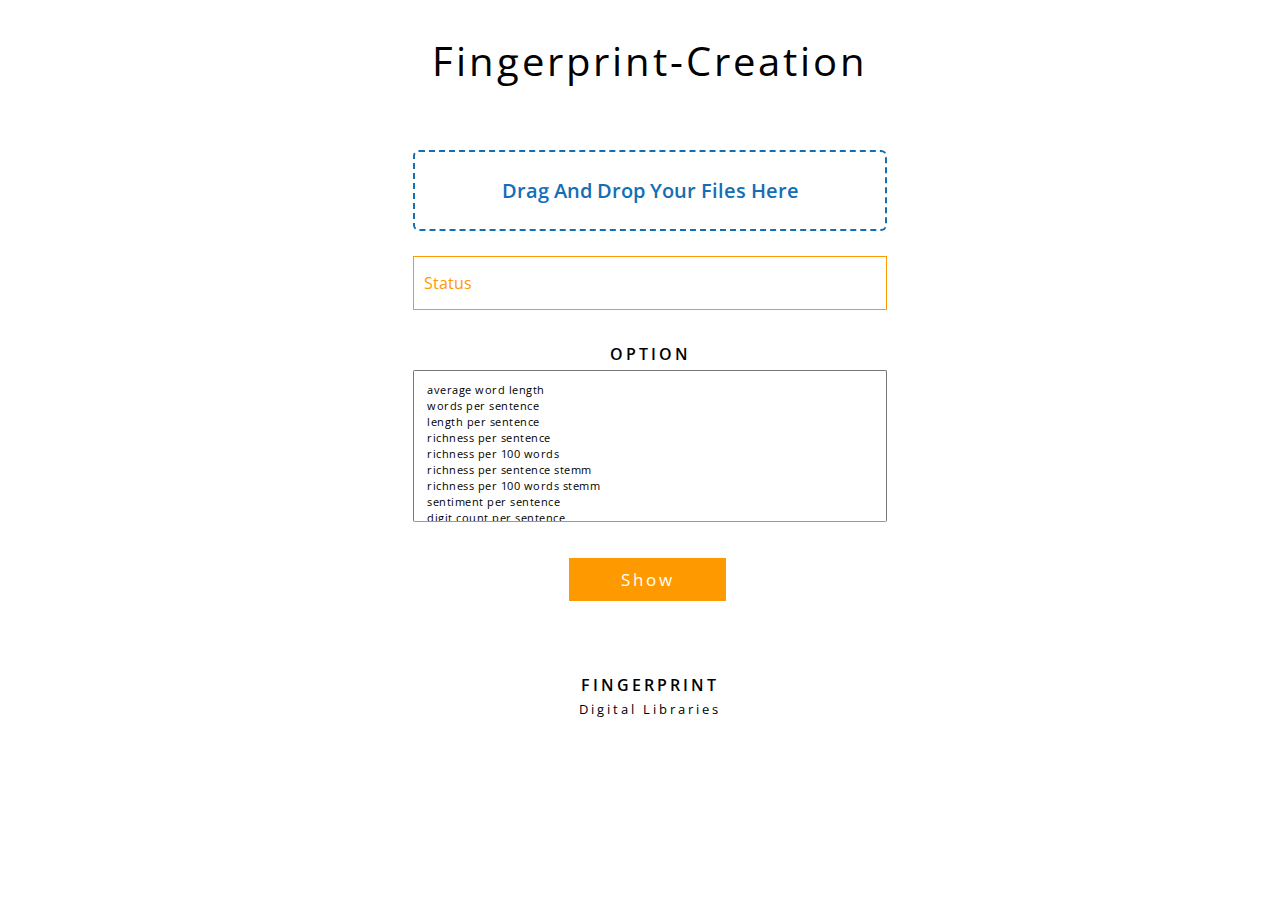
<file: index.html>
<!DOCTYPE html>
<html lang="de">
  <head>
    <meta charset="utf-8">
    <title>Fingerprint</title>
    <meta name="viewport" content="width=device-width, initial-scale=1.0">
    
    <!--Authors-->
    <meta http-equiv="author" content="The Incredibles"/>
    <!--Authors END-->

    <!--prevent Browser from caching-->
    <meta http-equiv="pragma" content="no-cache"/>
    <!--prevent Browser from caching END-->
    
    <!-- Bootstrap-Grid Library -->
    <link rel="stylesheet" href="css/bootstrap.css" type="text/css" media="all"/>
    <!-- Bootstrap-Grid Library END-->

    <!-- Google Font -->
    <link rel="preconnect" href="https://fonts.gstatic.com">
    <link href="https://fonts.googleapis.com/css2?family=Open+Sans:ital,wght@0,300;0,400;0,600;0,700;0,800;1,300;1,400;1,600;1,700;1,800&display=swap" rel="stylesheet">
    <!-- Google Font END-->

    <!-- css style -->
    <link rel="stylesheet" href="css/style.css" media="all" />
    <link rel="stylesheet" href="css/slick.css" media="all" />
    <link rel="stylesheet" href="css/slick-theme.css" media="all" />
    <!-- css style END-->
    
    <!-- d3 JS-->
    <script src="https://d3js.org/d3.v4.js"></script>
    <!-- d3 JS END-->
  </head>
  <body>
  <h1>Fingerprint-Creation</h1>

  <div class="main">
	<h2>&nbsp;</h2>
	<div>
		<div>

			<form method="POST" action="" enctype="multipart/form-data" ><!--onclick="">-->
				<input type="hidden" id="MAX_FILE_SIZE" name="MAX_FILE_SIZE" value="300000" />
					<div class="manual">
					<!--<input type="submit" class="choose" value="Browse">
					<h3>OR</h3> -->
						<input id="fileselection" type="file" name="filename" multiple="multiple" />
						<div id="file">Drag And Drop Your Files Here</div>
							<div id="status-messages">
								<h4 id="status">Status</h4>
							</div>
					</div>
          <div>
            <label>Option</label>
            <div>
              <select name="calculation" size="8" multiple="multiple">
                  <option value="1">average word length</option>
                  <option value="2">words per sentence</option>
                  <option value="3">length per sentence</option>
                  <option value="4">richness per sentence</option>
                  <option value="5">richness per 100 words</option>
                  <option value="6">richness per sentence stemm</option>
                  <option value="7">richness per 100 words stemm</option>
                  <option value="8">sentiment per sentence</option>
                  <option value="9">digit count per sentence</option>
                </select>
            </div>
          </div>
          <div>
            <div class="clear"></div>
          </div>
					<div>
						<div>
							<input type="submit" name="test_post" value="Show"  /><!--name="submit" value="Show">-->
						</div>
						<div class="clear"> </div>
					</div>
			</form>

		</div>
		<div class="clear"></div>
	</div>
</div>

<div class="container">
  <div class="row">
    <!-- Insert-Results -->

	<!-- Insert-Results END-->
  </div>
  <div class="clear"></div>
</div>

<div class="footer">
  <label>Fingerprint</label>
	<p>Digital Libraries</p>
</div>

<!-- js files -->
<!-- ================================================== -->
<!-- Placed at the end of the document so the page loads faster -->
<!-- own JS-->
<script type="text/javascript" src="./js/drag-and-drop.js"></script>
<!-- own JS END-->

<!-- P5 Library -->
<script src="./js/p5.js"> </script>
<!-- P5 Library END-->

<!-- jQuery Library -->
<script src="./js/jquery.min.js"> </script>
<!-- jQuery Library END-->

<!-- bootstrap-grid Library -->
<script src="./js/bootstrap.min.js"></script>
<!-- bootstrap-grid Library END-->

<!-- Load d3 color palettes -->
<script src="https://d3js.org/d3-scale-chromatic.v1.min.js"></script>
<!-- Load d3 color palettes END-->

<!-- Load slack -->
<script src="./js/slick.js"></script>
<script src="./js/slick-image-loading.js"></script>
<!-- Load slack END-->



  </body>
</html>
</file>
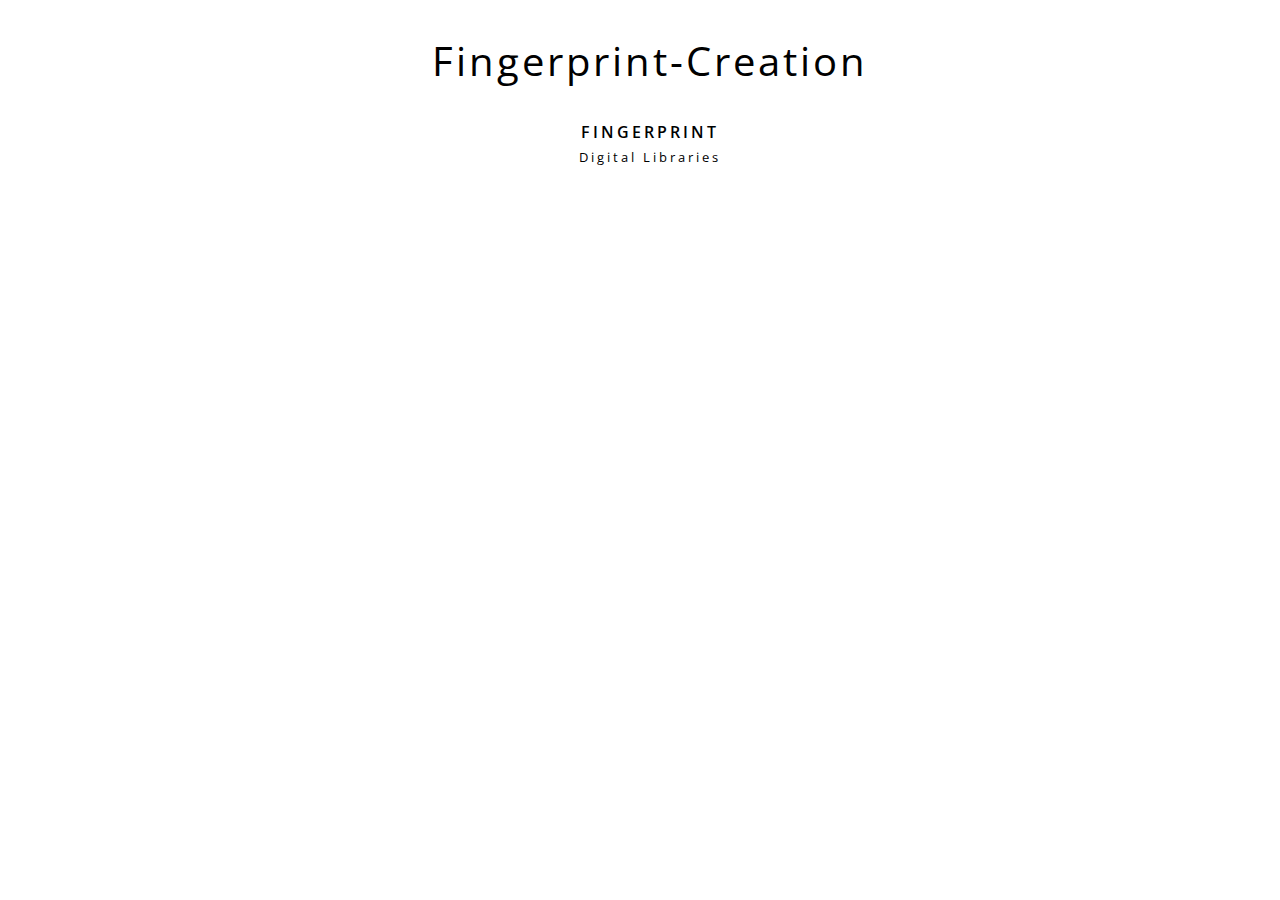
<file: result.html>
<!DOCTYPE html>
<html lang="de">
  <head>
    <meta charset="utf-8">
    <title>Fingerprint</title>
    <meta name="viewport" content="width=device-width, initial-scale=1.0">

    <!--Authors-->
    <meta http-equiv="author" content="The Incredibles"/>
    <!--Authors END-->

    <!--prevent Browser from caching-->
    <meta http-equiv="pragma" content="no-cache"/>
    <!--prevent Browser from caching END-->

    <!-- Bootstrap-Grid Library -->
    <link rel="stylesheet" href="css/bootstrap.css" type="text/css" media="all"/>
    <!-- Bootstrap-Grid Library END-->

    <!-- Google Font -->
    <link rel="preconnect" href="https://fonts.gstatic.com">
    <link href="https://fonts.googleapis.com/css2?family=Open+Sans:ital,wght@0,300;0,400;0,600;0,700;0,800;1,300;1,400;1,600;1,700;1,800&display=swap" rel="stylesheet">
    <!-- Google Font END-->

    <!-- css style -->
    <link rel="stylesheet" href="css/style.css" media="all" />
    <link rel="stylesheet" href="css/slick.css" media="all" />
    <link rel="stylesheet" href="css/slick-theme.css" media="all" />
    <!-- css style END-->

    <!-- d3 JS-->
    <script src="https://d3js.org/d3.v4.js"></script>
    <!-- d3 JS END-->
  </head>
  <body>
  <h1>Fingerprint-Creation</h1>

</div>

<div class="container">
  <div class="row">
    <!-- Insert-Results -->
  </div>
  <div class="clear"></div>
</div>

<div class="footer">
  <label>Fingerprint</label>
	<p>Digital Libraries</p>
</div>

<!-- js files -->
<!-- ================================================== -->
<!-- Placed at the end of the document so the page loads faster -->
<!-- own JS-->
<script type="text/javascript" src="./js/drag-and-drop.js"></script>
<!-- own JS END-->

<!-- P5 Library -->
<script src="./js/p5.js"> </script>
<!-- P5 Library END-->

<!-- jQuery Library -->
<script src="./js/jquery.min.js"> </script>
<!-- jQuery Library END-->

<!-- bootstrap-grid Library -->
<script src="./js/bootstrap.min.js"></script>
<!-- bootstrap-grid Library END-->

<!-- Load d3 color palettes -->
<script src="https://d3js.org/d3-scale-chromatic.v1.min.js"></script>
<!-- Load d3 color palettes END-->

<!-- Load slack -->
<script src="./js/slick.js"></script>
<script src="./js/slick-image-loading.js"></script>
<!-- Load slack END-->



  </body>
</html>
</file>
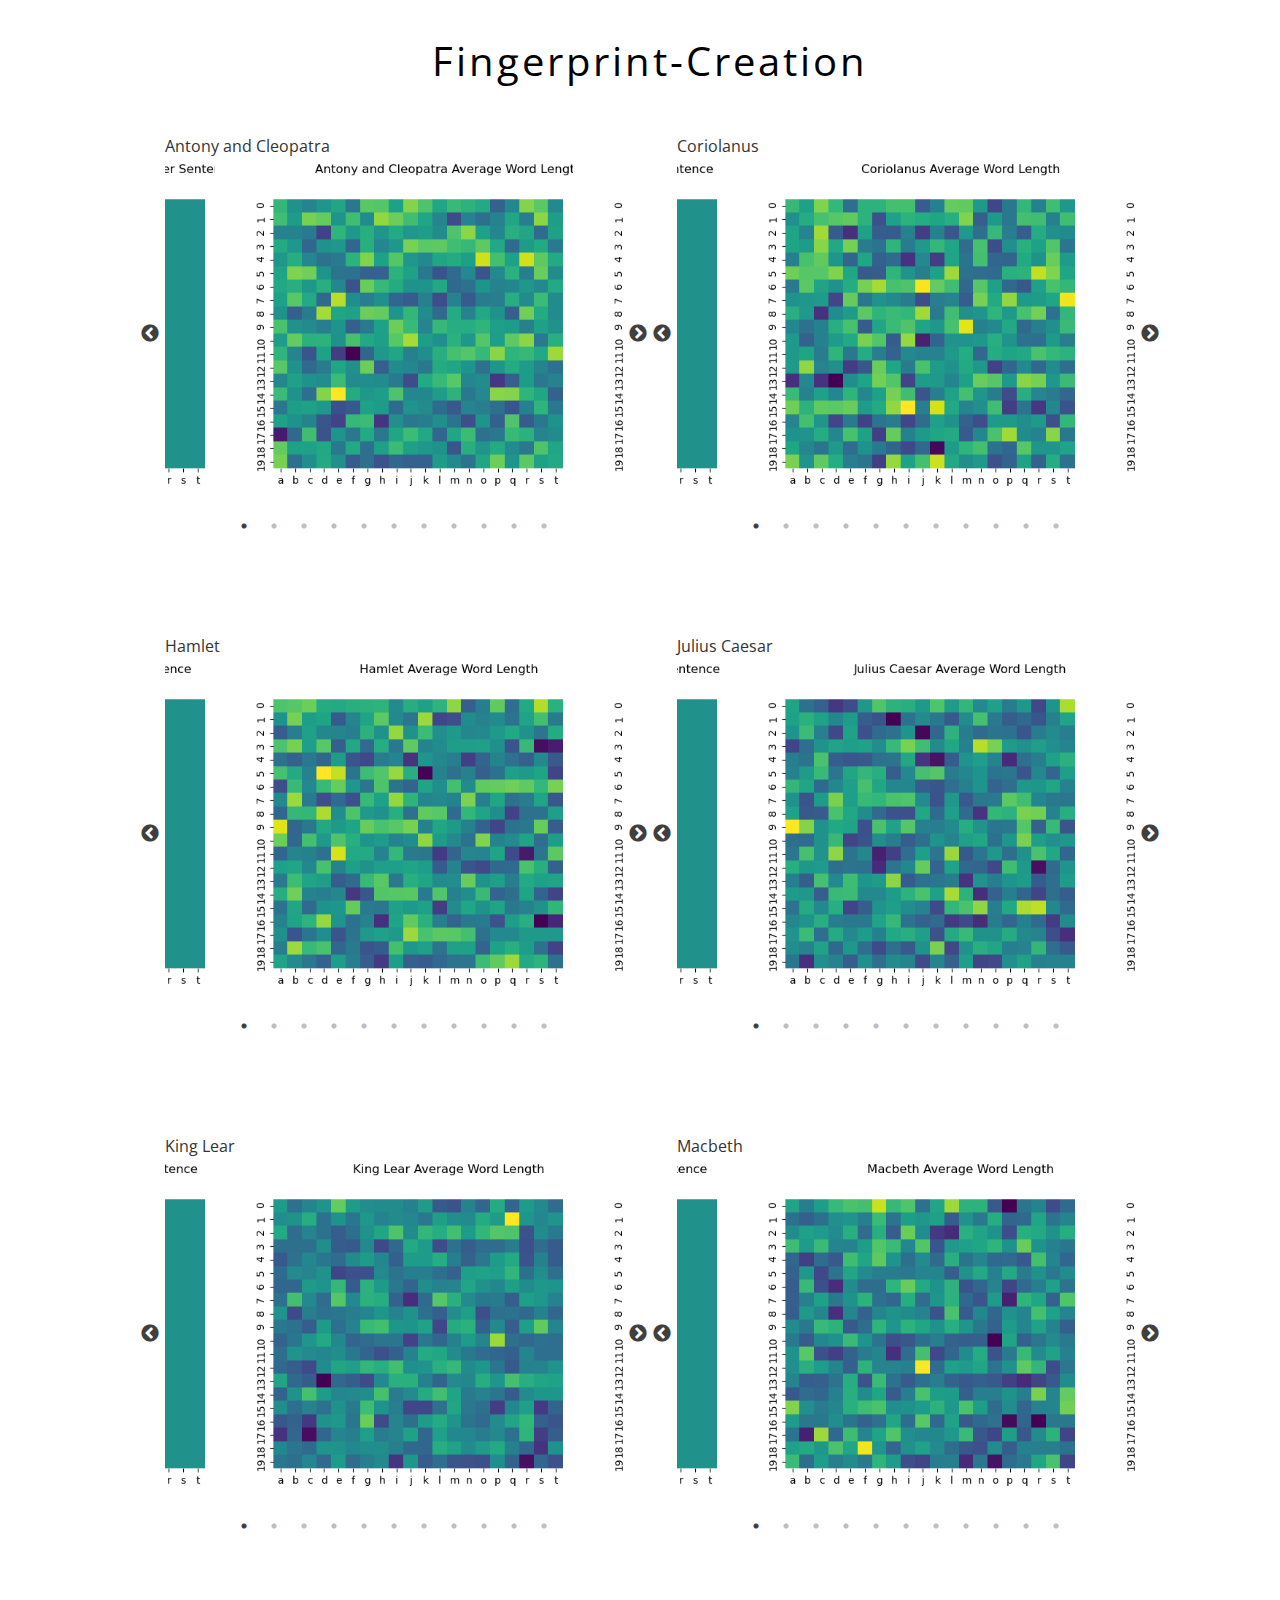
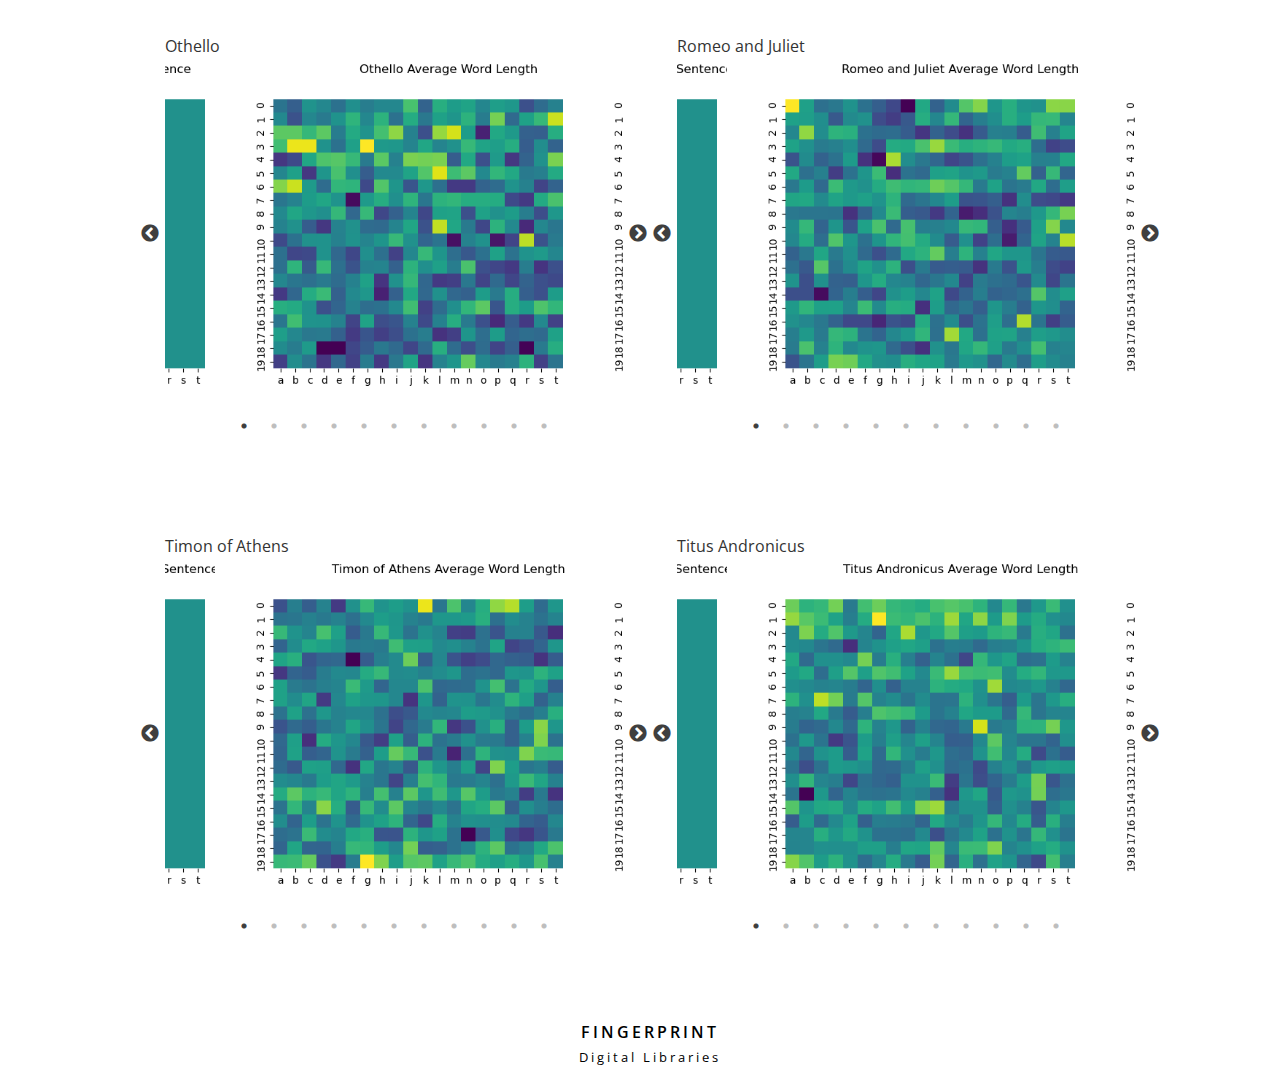
<file: results.html>
<!DOCTYPE html>
<html lang="de">
  <head>
    <meta charset="utf-8">
    <title>Fingerprint</title>
    <meta name="viewport" content="width=device-width, initial-scale=1.0">

    <!--Authors-->
    <meta http-equiv="author" content="The Incredibles"/>
    <!--Authors END-->

    <!--prevent Browser from caching-->
    <meta http-equiv="pragma" content="no-cache"/>
    <!--prevent Browser from caching END-->

    <!-- Bootstrap-Grid Library -->
    <link rel="stylesheet" href="css/bootstrap.css" type="text/css" media="all"/>
    <!-- Bootstrap-Grid Library END-->

    <!-- Google Font -->
    <link rel="preconnect" href="https://fonts.gstatic.com">
    <link href="https://fonts.googleapis.com/css2?family=Open+Sans:ital,wght@0,300;0,400;0,600;0,700;0,800;1,300;1,400;1,600;1,700;1,800&display=swap" rel="stylesheet">
    <!-- Google Font END-->

    <!-- css style -->
    <link rel="stylesheet" href="css/style.css" media="all" />
    <link rel="stylesheet" href="css/slick.css" media="all" />
    <link rel="stylesheet" href="css/slick-theme.css" media="all" />
    <!-- css style END-->

    <!-- d3 JS-->
    <script src="https://d3js.org/d3.v4.js"></script>
    <!-- d3 JS END-->
  </head>
  <body>
  <h1>Fingerprint-Creation</h1>

</div>

<div class="container">
  <div class="row">
    <div id="canvas" class="col-md-6 compress">
						<p>Antony and Cleopatra</p>
							<section class="regular slider slick">
								<div>
							<img src="img/Antony and Cleopatra1.png">
						</div><div>
							<img src="img/Antony and Cleopatra2.png">
						</div><div>
							<img src="img/Antony and Cleopatra3.png">
						</div><div>
							<img src="img/Antony and Cleopatra4.png">
						</div><div>
							<img src="img/Antony and Cleopatra5.png">
						</div><div>
							<img src="img/Antony and Cleopatra6.png">
						</div><div>
							<img src="img/Antony and Cleopatra7.png">
						</div><div>
							<img src="img/Antony and Cleopatra Neg8.png">
						</div><div>
							<img src="img/Antony and Cleopatra Neu8.png">
						</div><div>
							<img src="img/Antony and Cleopatra Pos8.png">
						</div><div>
							<img src="img/Antony and Cleopatra9.png">
						</div>
							</section>
						</div><div id="canvas" class="col-md-6 compress">
						<p>Coriolanus</p>
							<section class="regular slider slick">
								<div>
							<img src="img/Coriolanus1.png">
						</div><div>
							<img src="img/Coriolanus2.png">
						</div><div>
							<img src="img/Coriolanus3.png">
						</div><div>
							<img src="img/Coriolanus4.png">
						</div><div>
							<img src="img/Coriolanus5.png">
						</div><div>
							<img src="img/Coriolanus6.png">
						</div><div>
							<img src="img/Coriolanus7.png">
						</div><div>
							<img src="img/Coriolanus Neg8.png">
						</div><div>
							<img src="img/Coriolanus Neu8.png">
						</div><div>
							<img src="img/Coriolanus Pos8.png">
						</div><div>
							<img src="img/Coriolanus9.png">
						</div>
							</section>
						</div><div id="canvas" class="col-md-6 compress">
						<p>Hamlet</p>
							<section class="regular slider slick">
								<div>
							<img src="img/Hamlet1.png">
						</div><div>
							<img src="img/Hamlet2.png">
						</div><div>
							<img src="img/Hamlet3.png">
						</div><div>
							<img src="img/Hamlet4.png">
						</div><div>
							<img src="img/Hamlet5.png">
						</div><div>
							<img src="img/Hamlet6.png">
						</div><div>
							<img src="img/Hamlet7.png">
						</div><div>
							<img src="img/Hamlet Neg8.png">
						</div><div>
							<img src="img/Hamlet Neu8.png">
						</div><div>
							<img src="img/Hamlet Pos8.png">
						</div><div>
							<img src="img/Hamlet9.png">
						</div>
							</section>
						</div><div id="canvas" class="col-md-6 compress">
						<p>Julius Caesar</p>
							<section class="regular slider slick">
								<div>
							<img src="img/Julius Caesar1.png">
						</div><div>
							<img src="img/Julius Caesar2.png">
						</div><div>
							<img src="img/Julius Caesar3.png">
						</div><div>
							<img src="img/Julius Caesar4.png">
						</div><div>
							<img src="img/Julius Caesar5.png">
						</div><div>
							<img src="img/Julius Caesar6.png">
						</div><div>
							<img src="img/Julius Caesar7.png">
						</div><div>
							<img src="img/Julius Caesar Neg8.png">
						</div><div>
							<img src="img/Julius Caesar Neu8.png">
						</div><div>
							<img src="img/Julius Caesar Pos8.png">
						</div><div>
							<img src="img/Julius Caesar9.png">
						</div>
							</section>
						</div><div id="canvas" class="col-md-6 compress">
						<p>King Lear</p>
							<section class="regular slider slick">
								<div>
							<img src="img/King Lear1.png">
						</div><div>
							<img src="img/King Lear2.png">
						</div><div>
							<img src="img/King Lear3.png">
						</div><div>
							<img src="img/King Lear4.png">
						</div><div>
							<img src="img/King Lear5.png">
						</div><div>
							<img src="img/King Lear6.png">
						</div><div>
							<img src="img/King Lear7.png">
						</div><div>
							<img src="img/King Lear Neg8.png">
						</div><div>
							<img src="img/King Lear Neu8.png">
						</div><div>
							<img src="img/King Lear Pos8.png">
						</div><div>
							<img src="img/King Lear9.png">
						</div>
							</section>
						</div><div id="canvas" class="col-md-6 compress">
						<p>Macbeth</p>
							<section class="regular slider slick">
								<div>
							<img src="img/Macbeth1.png">
						</div><div>
							<img src="img/Macbeth2.png">
						</div><div>
							<img src="img/Macbeth3.png">
						</div><div>
							<img src="img/Macbeth4.png">
						</div><div>
							<img src="img/Macbeth5.png">
						</div><div>
							<img src="img/Macbeth6.png">
						</div><div>
							<img src="img/Macbeth7.png">
						</div><div>
							<img src="img/Macbeth Neg8.png">
						</div><div>
							<img src="img/Macbeth Neu8.png">
						</div><div>
							<img src="img/Macbeth Pos8.png">
						</div><div>
							<img src="img/Macbeth9.png">
						</div>
							</section>
						</div><div id="canvas" class="col-md-6 compress">
						<p>Othello</p>
							<section class="regular slider slick">
								<div>
							<img src="img/Othello1.png">
						</div><div>
							<img src="img/Othello2.png">
						</div><div>
							<img src="img/Othello3.png">
						</div><div>
							<img src="img/Othello4.png">
						</div><div>
							<img src="img/Othello5.png">
						</div><div>
							<img src="img/Othello6.png">
						</div><div>
							<img src="img/Othello7.png">
						</div><div>
							<img src="img/Othello Neg8.png">
						</div><div>
							<img src="img/Othello Neu8.png">
						</div><div>
							<img src="img/Othello Pos8.png">
						</div><div>
							<img src="img/Othello9.png">
						</div>
							</section>
						</div><div id="canvas" class="col-md-6 compress">
						<p>Romeo and Juliet</p>
							<section class="regular slider slick">
								<div>
							<img src="img/Romeo and Juliet1.png">
						</div><div>
							<img src="img/Romeo and Juliet2.png">
						</div><div>
							<img src="img/Romeo and Juliet3.png">
						</div><div>
							<img src="img/Romeo and Juliet4.png">
						</div><div>
							<img src="img/Romeo and Juliet5.png">
						</div><div>
							<img src="img/Romeo and Juliet6.png">
						</div><div>
							<img src="img/Romeo and Juliet7.png">
						</div><div>
							<img src="img/Romeo and Juliet Neg8.png">
						</div><div>
							<img src="img/Romeo and Juliet Neu8.png">
						</div><div>
							<img src="img/Romeo and Juliet Pos8.png">
						</div><div>
							<img src="img/Romeo and Juliet9.png">
						</div>
							</section>
						</div><div id="canvas" class="col-md-6 compress">
						<p>Timon of Athens</p>
							<section class="regular slider slick">
								<div>
							<img src="img/Timon of Athens1.png">
						</div><div>
							<img src="img/Timon of Athens2.png">
						</div><div>
							<img src="img/Timon of Athens3.png">
						</div><div>
							<img src="img/Timon of Athens4.png">
						</div><div>
							<img src="img/Timon of Athens5.png">
						</div><div>
							<img src="img/Timon of Athens6.png">
						</div><div>
							<img src="img/Timon of Athens7.png">
						</div><div>
							<img src="img/Timon of Athens Neg8.png">
						</div><div>
							<img src="img/Timon of Athens Neu8.png">
						</div><div>
							<img src="img/Timon of Athens Pos8.png">
						</div><div>
							<img src="img/Timon of Athens9.png">
						</div>
							</section>
						</div><div id="canvas" class="col-md-6 compress">
						<p>Titus Andronicus</p>
							<section class="regular slider slick">
								<div>
							<img src="img/Titus Andronicus1.png">
						</div><div>
							<img src="img/Titus Andronicus2.png">
						</div><div>
							<img src="img/Titus Andronicus3.png">
						</div><div>
							<img src="img/Titus Andronicus4.png">
						</div><div>
							<img src="img/Titus Andronicus5.png">
						</div><div>
							<img src="img/Titus Andronicus6.png">
						</div><div>
							<img src="img/Titus Andronicus7.png">
						</div><div>
							<img src="img/Titus Andronicus Neg8.png">
						</div><div>
							<img src="img/Titus Andronicus Neu8.png">
						</div><div>
							<img src="img/Titus Andronicus Pos8.png">
						</div><div>
							<img src="img/Titus Andronicus9.png">
						</div>
							</section>
						</div>
  </div>
  <div class="clear"></div>
</div>

<div class="footer">
  <label>Fingerprint</label>
	<p>Digital Libraries</p>
</div>

<!-- js files -->
<!-- ================================================== -->
<!-- Placed at the end of the document so the page loads faster -->
<!-- own JS-->
<script type="text/javascript" src="./js/drag-and-drop.js"></script>
<!-- own JS END-->

<!-- P5 Library -->
<script src="./js/p5.js"> </script>
<!-- P5 Library END-->

<!-- jQuery Library -->
<script src="./js/jquery.min.js"> </script>
<!-- jQuery Library END-->

<!-- bootstrap-grid Library -->
<script src="./js/bootstrap.min.js"></script>
<!-- bootstrap-grid Library END-->

<!-- Load d3 color palettes -->
<script src="https://d3js.org/d3-scale-chromatic.v1.min.js"></script>
<!-- Load d3 color palettes END-->

<!-- Load slack -->
<script src="./js/slick.js"></script>
<script src="./js/slick-image-loading.js"></script>
<!-- Load slack END-->



  </body>
</html>
</file>
<file: css/style.css>
html,body,div,span,h1,h2,h3,h4,h5,h6,p,a,img,ol,ul,nav,li,form,table,tbody,tfoot,thead,tr,th,td,video
{
  border:0;
  /* margin:0; */
  padding:0;
  font-size:100%;
  font:inherit;
  vertical-align:baseline;
  margin:0;
  padding:0;
}
 
body {
    /* min-height: inherit; */
    margin: 0;
    /* padding: 0; */
    width: 100%;
    margin-right: 10px;
    margin-left: 10px;
}
h1,h2,h3,h4,h5,h6,p,label
{
	font-family: 'Open Sans', sans-serif;
}

html
{
	height:100%;
	overflow:auto;
}

h1,label
{
  color:#000;
  font-size:40px;
  text-align:center;
  letter-spacing: 3px;
  margin-top:33px;
}

.main
{
	width:37%;
	margin:40px auto;
	background:#fff;
  /*
  -webkit-box-shadow: 3px 3px 5px 6px #ccc;  /* Safari 3-4, iOS 4.0.2 - 4.2, Android 2.3+ *
  -moz-box-shadow:    3px 3px 5px 6px #ccc;  /* Firefox 3.5 - 3.6 *
  box-shadow:         3px 3px 5px 6px #ccc;  /* Opera 10.5, IE 9, Firefox 4+, Chrome 6+, iOS 5 *
  */
}

#status-messages {
  border: 1px solid #ff9900;
  margin: 15px 0;
  padding: 15px 10px;
	color:#ff9900;
}

label
{
  margin-bottom: .3em;
  text-transform: uppercase;
  font-size: 1em;
  font-weight: 600;
  color: #000;
  display: block;
}

input[type="submit"]
{
  width: 33%;
  border: none;
  padding: 10px 0;
  background: #00BCD4;
  background: #ff9900;
  color: #fff;
  font-size: 17px;
  cursor: pointer;
  letter-spacing: 3px;
  margin-top: 21px;
  margin-left: 33%;
  -webkit-transition: 0.5s all; /* Safari */
  transition:  0.5s all;
  font-family: 'Open Sans';
  -moz-transition: 0.5s all;
  -ms-transition:0.5 all;
  -o-transition:0.5s all;
}

input[type="submit"]:hover
{
  background: #146EB4;
}

select, select.dropdown
{
  color: #000;
  /* border: none; */
  margin-bottom: 1.2em;
  padding: 1em 1em 1em 1em;
  width: 100%;
  border-bottom: 1px solid #999;
  font-size: .7em;
  letter-spacing:.5px;
  outline: none;
  background-color: transparent;
  font-family: 'Open Sans', sans-serif;
}

.manual
{
	position:relative;
}

input[type="file"]{
    position: absolute;
    top: 0px;
    left: 23%;
    padding: 8px 5px;
    opacity: 0;
    cursor: pointer;
}
#file
{
  border: 2px dashed #146eb4;
  /*display: none;*/
  margin: 0 0 25px;
  padding: 25px 0;
  font-weight: 600;
  text-align: center;
  color: #146eb4;
  border-radius: 0px;
  -webkit-border-radius: 6px;
  -moz-border-radius: 6px;
  -ms-border-radius: 6px;
  -o-border-radius: 6px;
  cursor: default;
  font-size: 20px;
  font-family: 'Open Sans', sans-serif;
}

#file.hover
{
	color: #f00;
	border-color: #f00;
	border-style: solid;
	box-shadow: inset 0 3px 4px #888;
}

.footer
{
  position:relative;
  bottom:0;
  width:100%;
}

.footer p
{
  color:#000;
  font-size: 13px;
  text-align: center;
  letter-spacing: 3px;
  margin-bottom: 33px;
}

.clear
/* clear float, THAT FLOAT IS ALWAYS SHIT */
{
  clear:both;
}

.compress
{
  width:100%%;
  /* float:none; */
  margin: 20px auto;
  padding: 27px;
}

/*CSS-Blocks durch Backgroundfarbe sichtbar machen.*/
.canvas
{
	/*background-color: aqua;*/
	/*height:400px; */
}

.row
{
	/*background-color: brown;*/
}

.container
{
	/*background-color: darkviolet;*/
	width:80%;
}
</file>
